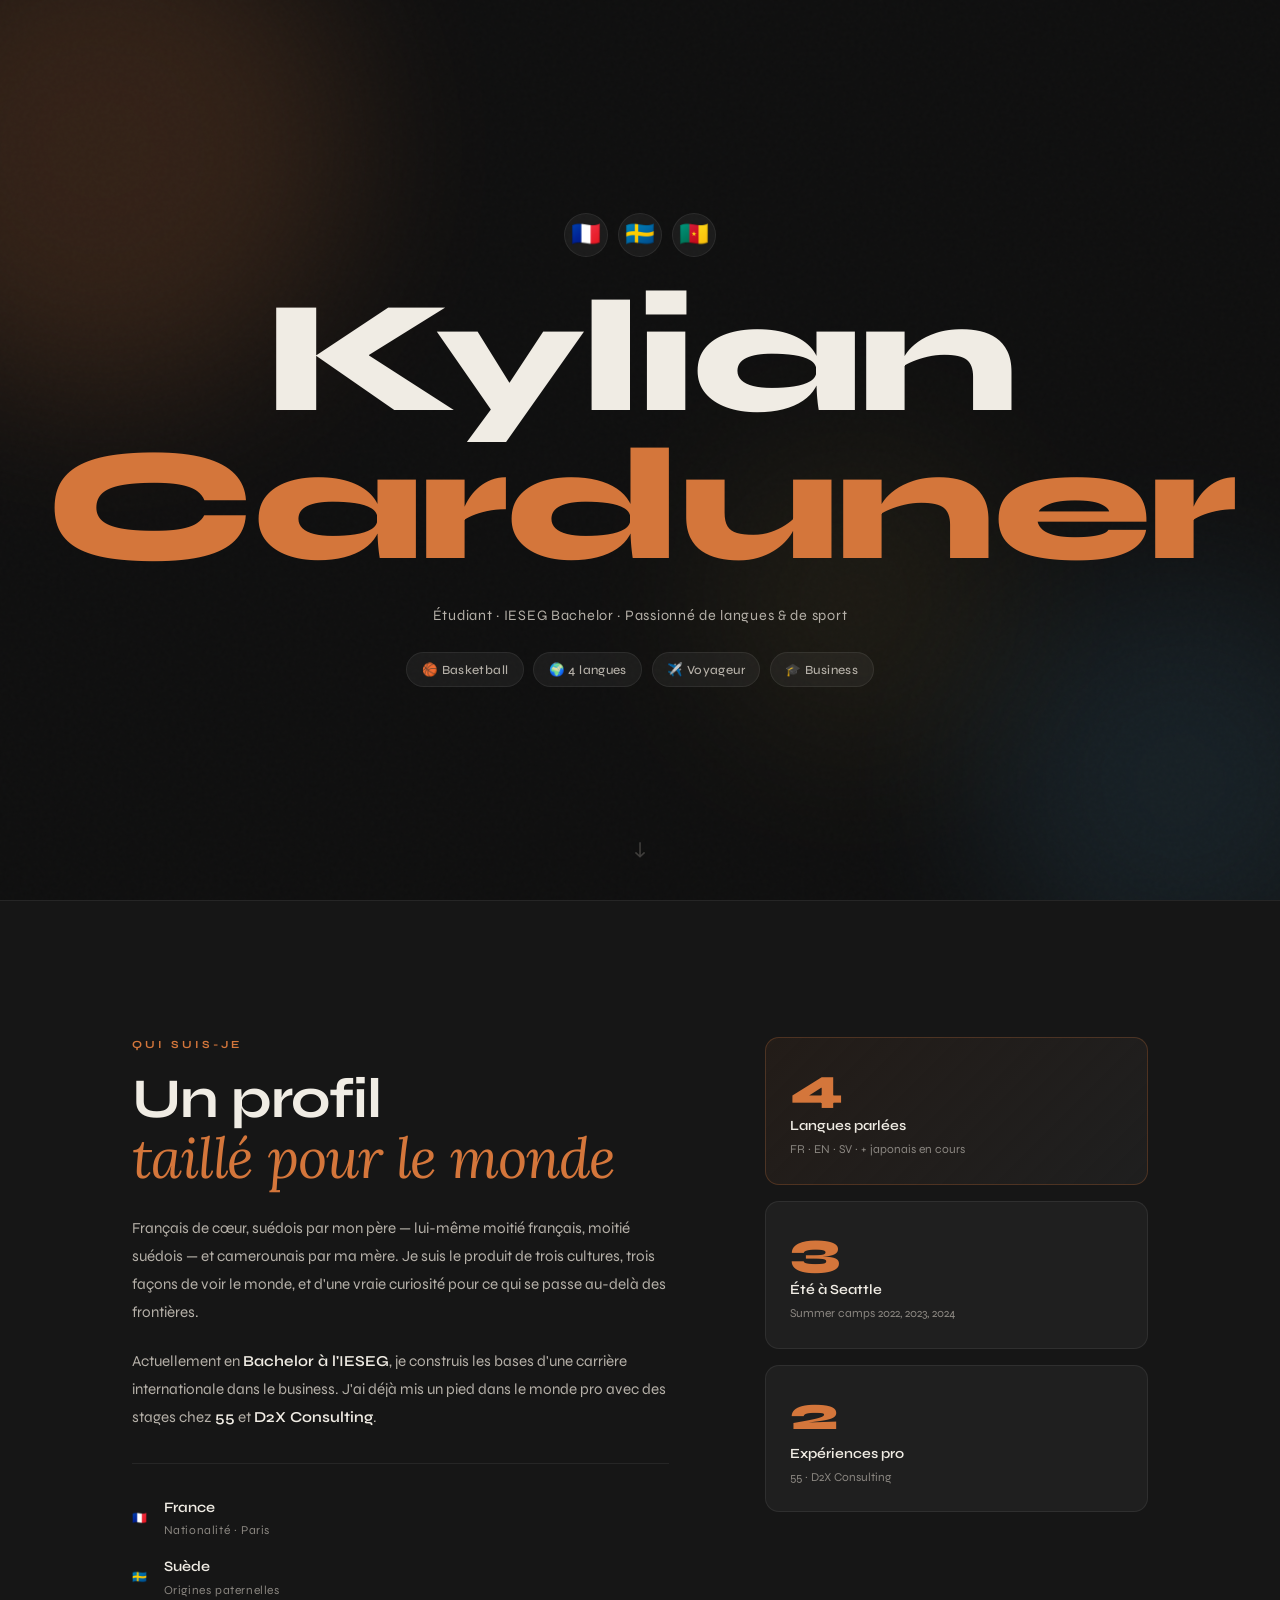
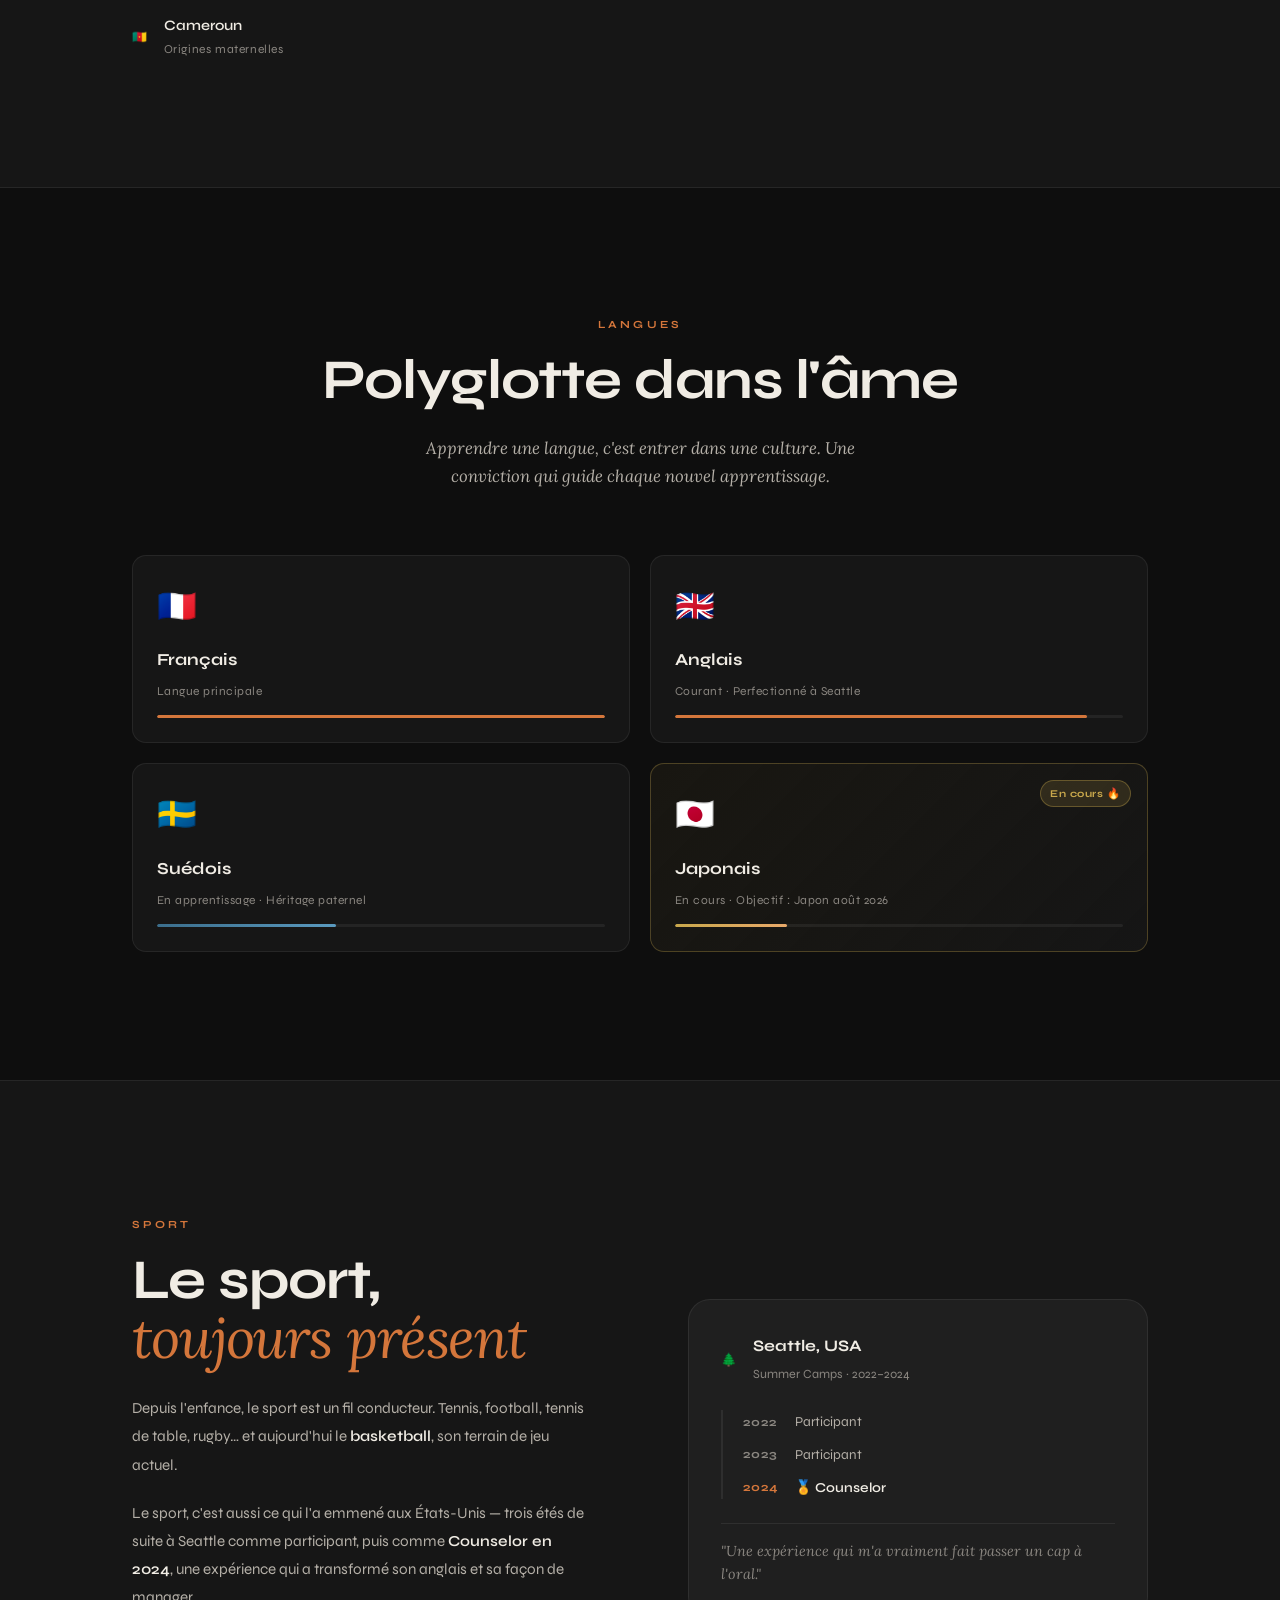
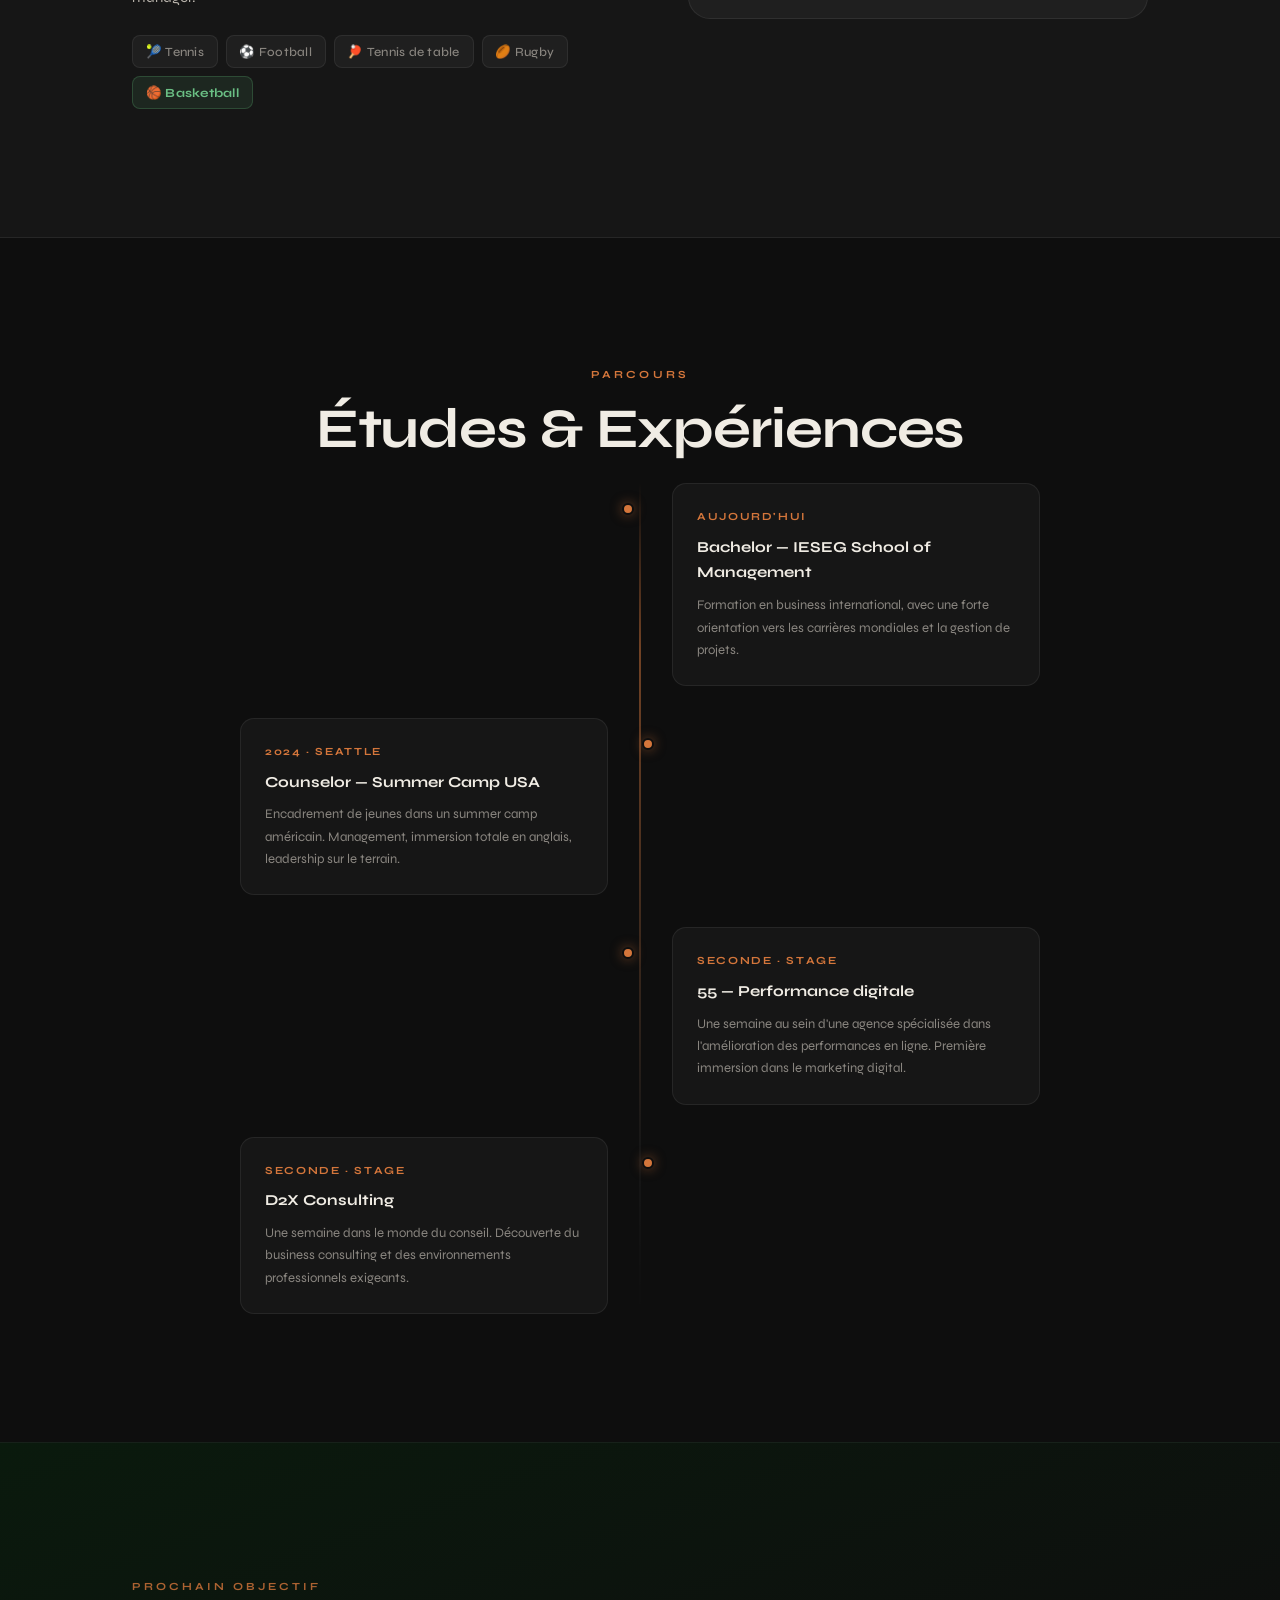
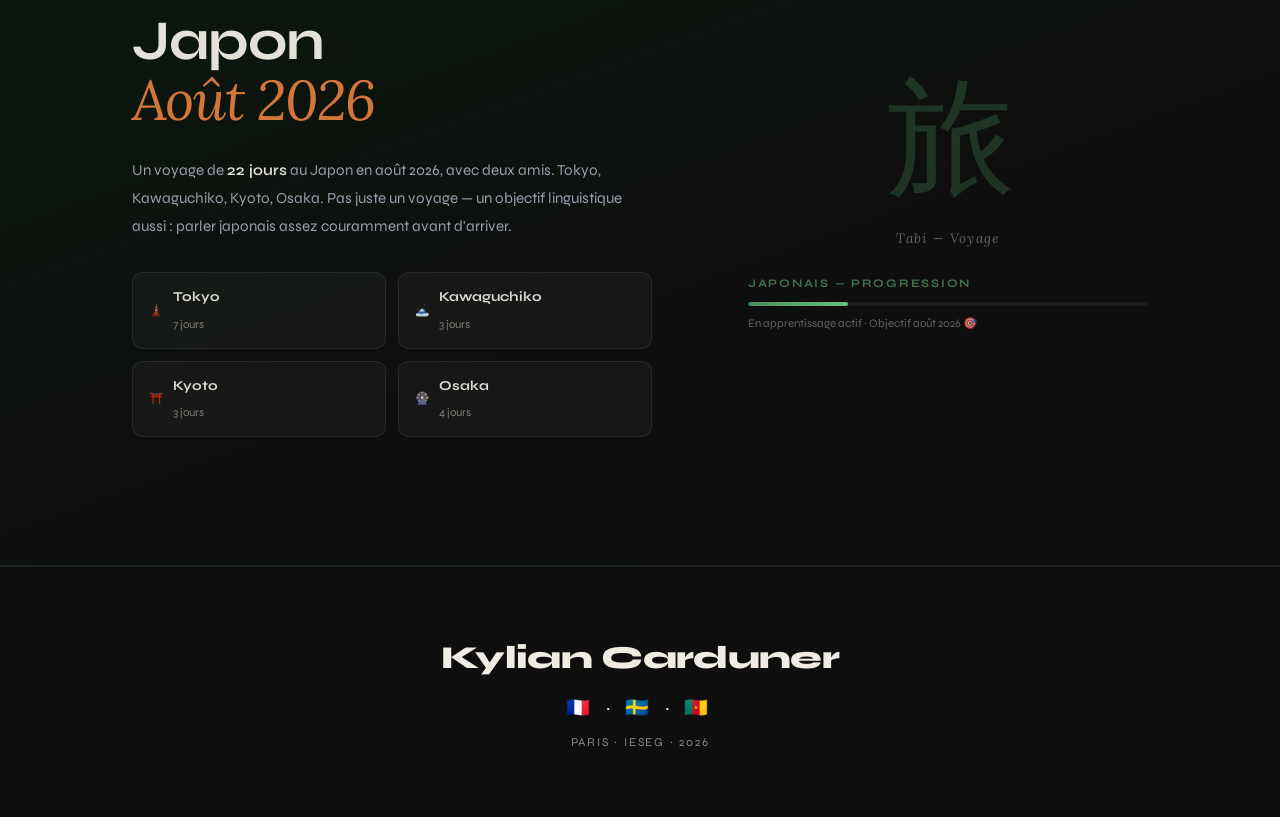
<file: index.html>
<!DOCTYPE html>
<html lang="fr">
<head>
  <meta charset="UTF-8" />
  <meta name="viewport" content="width=device-width, initial-scale=1.0"/>
  <title>Kylian Carduner</title>
  <link rel="stylesheet" href="style.css" />
  <link href="https://fonts.googleapis.com/css2?family=Syne:wght@400;500;600;700;800&family=Lora:ital,wght@0,400;0,500;1,400;1,500&display=swap" rel="stylesheet">
</head>
<body>

  <!-- HERO -->
  <section class="hero">
    <div class="hero__bg">
      <div class="bg__orb bg__orb--1"></div>
      <div class="bg__orb bg__orb--2"></div>
      <div class="bg__orb bg__orb--3"></div>
      <div class="grain"></div>
    </div>
    <div class="hero__inner">
      <div class="hero__flags">
        <span class="flag-chip">🇫🇷</span>
        <span class="flag-chip">🇸🇪</span>
        <span class="flag-chip">🇨🇲</span>
      </div>
      <h1 class="hero__name">
        <span class="name-line name-line--1">Kylian</span>
        <span class="name-line name-line--2">Carduner</span>
      </h1>
      <p class="hero__tagline">Étudiant · IESEG Bachelor · Passionné de langues &amp; de sport</p>
      <div class="hero__tags">
        <span>🏀 Basketball</span>
        <span>🌍 4 langues</span>
        <span>✈️ Voyageur</span>
        <span>🎓 Business</span>
      </div>
    </div>
    <div class="hero__scroll">↓</div>
  </section>

  <!-- IDENTITY -->
  <section class="section identity">
    <div class="container">
      <div class="identity__grid">
        <div class="identity__left">
          <span class="eyebrow">Qui suis-je</span>
          <h2 class="section-title">Un profil<br/><em>taillé pour le monde</em></h2>
          <p class="identity__desc">
            Français de cœur, suédois par mon père — lui-même moitié français, moitié suédois — et camerounais par ma mère. 
            Je suis le produit de trois cultures, trois façons de voir le monde, et d'une vraie curiosité pour ce qui se passe au-delà des frontières.
          </p>
          <p class="identity__desc">
            Actuellement en <strong>Bachelor à l'IESEG</strong>, je construis les bases d'une carrière internationale dans le business. 
            J'ai déjà mis un pied dans le monde pro avec des stages chez <strong>55</strong> et <strong>D2X Consulting</strong>.
          </p>
          <div class="origins">
            <div class="origin-item">
              <span class="origin-flag">🇫🇷</span>
              <div>
                <strong>France</strong>
                <span>Nationalité · Paris</span>
              </div>
            </div>
            <div class="origin-item">
              <span class="origin-flag">🇸🇪</span>
              <div>
                <strong>Suède</strong>
                <span>Origines paternelles</span>
              </div>
            </div>
            <div class="origin-item">
              <span class="origin-flag">🇨🇲</span>
              <div>
                <strong>Cameroun</strong>
                <span>Origines maternelles</span>
              </div>
            </div>
          </div>
        </div>
        <div class="identity__right">
          <div class="stat-card stat-card--main">
            <div class="stat-card__num">4</div>
            <div class="stat-card__label">Langues parlées</div>
            <div class="stat-card__sub">FR · EN · SV · + japonais en cours</div>
          </div>
          <div class="stat-card">
            <div class="stat-card__num">3</div>
            <div class="stat-card__label">Été à Seattle</div>
            <div class="stat-card__sub">Summer camps 2022, 2023, 2024</div>
          </div>
          <div class="stat-card">
            <div class="stat-card__num">2</div>
            <div class="stat-card__label">Expériences pro</div>
            <div class="stat-card__sub">55 · D2X Consulting</div>
          </div>
        </div>
      </div>
    </div>
  </section>

  <!-- LANGUES -->
  <section class="section languages">
    <div class="container">
      <span class="eyebrow eyebrow--center">Langues</span>
      <h2 class="section-title section-title--center">Polyglotte dans l'âme</h2>
      <p class="lang__intro">Apprendre une langue, c'est entrer dans une culture. Une conviction qui guide chaque nouvel apprentissage.</p>

      <div class="lang__grid">
        <div class="lang-card">
          <div class="lang-card__flag">🇫🇷</div>
          <div class="lang-card__body">
            <h3>Français</h3>
            <span class="lang-card__level">Langue principale</span>
          </div>
          <div class="lang-bar"><div class="lang-fill" style="--w:100%"></div></div>
        </div>
        <div class="lang-card">
          <div class="lang-card__flag">🇬🇧</div>
          <div class="lang-card__body">
            <h3>Anglais</h3>
            <span class="lang-card__level">Courant · Perfectionné à Seattle</span>
          </div>
          <div class="lang-bar"><div class="lang-fill" style="--w:92%"></div></div>
        </div>
        <div class="lang-card">
          <div class="lang-card__flag">🇸🇪</div>
          <div class="lang-card__body">
            <h3>Suédois</h3>
            <span class="lang-card__level">En apprentissage · Héritage paternel</span>
          </div>
          <div class="lang-bar"><div class="lang-fill lang-fill--progress" style="--w:40%"></div></div>
        </div>
        <div class="lang-card lang-card--highlight">
          <div class="lang-card__flag">🇯🇵</div>
          <div class="lang-card__body">
            <h3>Japonais</h3>
            <span class="lang-card__level">En cours · Objectif : Japon août 2026</span>
          </div>
          <div class="lang-bar"><div class="lang-fill lang-fill--gold" style="--w:25%"></div></div>
          <div class="lang-card__badge">En cours 🔥</div>
        </div>
      </div>
    </div>
  </section>

  <!-- SPORT -->
  <section class="section sport">
    <div class="container">
      <div class="sport__grid">
        <div class="sport__text">
          <span class="eyebrow">Sport</span>
          <h2 class="section-title">Le sport,<br/><em>toujours présent</em></h2>
          <p class="sport__desc">
            Depuis l'enfance, le sport est un fil conducteur. Tennis, football, tennis de table, rugby… 
            et aujourd'hui le <strong>basketball</strong>, son terrain de jeu actuel.
          </p>
          <p class="sport__desc">
            Le sport, c'est aussi ce qui l'a emmené aux États-Unis — trois étés de suite à Seattle 
            comme participant, puis comme <strong>Counselor en 2024</strong>, une expérience qui a transformé son anglais et sa façon de manager.
          </p>
          <div class="sport__history">
            <span class="sport-tag sport-tag--past">🎾 Tennis</span>
            <span class="sport-tag sport-tag--past">⚽ Football</span>
            <span class="sport-tag sport-tag--past">🏓 Tennis de table</span>
            <span class="sport-tag sport-tag--past">🏉 Rugby</span>
            <span class="sport-tag sport-tag--now">🏀 Basketball</span>
          </div>
        </div>
        <div class="sport__visual">
          <div class="seattle-card">
            <div class="seattle-card__header">
              <span class="seattle-card__emoji">🌲</span>
              <div>
                <strong>Seattle, USA</strong>
                <span>Summer Camps · 2022–2024</span>
              </div>
            </div>
            <div class="seattle-timeline">
              <div class="tl-item">
                <span class="tl-year">2022</span>
                <span class="tl-role">Participant</span>
              </div>
              <div class="tl-item">
                <span class="tl-year">2023</span>
                <span class="tl-role">Participant</span>
              </div>
              <div class="tl-item tl-item--highlight">
                <span class="tl-year">2024</span>
                <span class="tl-role">🏅 Counselor</span>
              </div>
            </div>
            <div class="seattle-card__quote">
              "Une expérience qui m'a vraiment fait passer un cap à l'oral."
            </div>
          </div>
        </div>
      </div>
    </div>
  </section>

  <!-- PARCOURS -->
  <section class="section parcours">
    <div class="container">
      <span class="eyebrow eyebrow--center">Parcours</span>
      <h2 class="section-title section-title--center">Études &amp; Expériences</h2>
      <div class="timeline">
        <div class="tl-block tl-block--right">
          <div class="tl-block__dot"></div>
          <div class="tl-block__card">
            <span class="tl-block__date">Aujourd'hui</span>
            <h3>Bachelor — IESEG School of Management</h3>
            <p>Formation en business international, avec une forte orientation vers les carrières mondiales et la gestion de projets.</p>
          </div>
        </div>
        <div class="tl-block tl-block--left">
          <div class="tl-block__dot"></div>
          <div class="tl-block__card">
            <span class="tl-block__date">2024 · Seattle</span>
            <h3>Counselor — Summer Camp USA</h3>
            <p>Encadrement de jeunes dans un summer camp américain. Management, immersion totale en anglais, leadership sur le terrain.</p>
          </div>
        </div>
        <div class="tl-block tl-block--right">
          <div class="tl-block__dot"></div>
          <div class="tl-block__card">
            <span class="tl-block__date">Seconde · Stage</span>
            <h3>55 — Performance digitale</h3>
            <p>Une semaine au sein d'une agence spécialisée dans l'amélioration des performances en ligne. Première immersion dans le marketing digital.</p>
          </div>
        </div>
        <div class="tl-block tl-block--left">
          <div class="tl-block__dot"></div>
          <div class="tl-block__card">
            <span class="tl-block__date">Seconde · Stage</span>
            <h3>D2X Consulting</h3>
            <p>Une semaine dans le monde du conseil. Découverte du business consulting et des environnements professionnels exigeants.</p>
          </div>
        </div>
      </div>
    </div>
  </section>

  <!-- PROJET JAPON -->
  <section class="section japan">
    <div class="container">
      <div class="japan__inner">
        <div class="japan__text">
          <span class="eyebrow eyebrow--light">Prochain objectif</span>
          <h2 class="section-title section-title--light">Japon<br/><em>Août 2026</em></h2>
          <p class="japan__desc">
            Un voyage de <strong>22 jours</strong> au Japon en août 2026, avec deux amis. 
            Tokyo, Kawaguchiko, Kyoto, Osaka. Pas juste un voyage — un objectif linguistique aussi : 
            parler japonais assez couramment avant d'arriver.
          </p>
          <div class="japan__cities">
            <div class="city-chip">
              <span>🗼</span>
              <div><strong>Tokyo</strong><span>7 jours</span></div>
            </div>
            <div class="city-chip">
              <span>🗻</span>
              <div><strong>Kawaguchiko</strong><span>3 jours</span></div>
            </div>
            <div class="city-chip">
              <span>⛩️</span>
              <div><strong>Kyoto</strong><span>3 jours</span></div>
            </div>
            <div class="city-chip">
              <span>🎡</span>
              <div><strong>Osaka</strong><span>4 jours</span></div>
            </div>
          </div>
        </div>
        <div class="japan__visual">
          <div class="japan__kanji">旅</div>
          <div class="japan__caption">Tabi — Voyage</div>
          <div class="japan__progress">
            <span class="jp-prog__label">Japonais — progression</span>
            <div class="jp-prog__bar">
              <div class="jp-prog__fill"></div>
            </div>
            <span class="jp-prog__note">En apprentissage actif · Objectif août 2026 🎯</span>
          </div>
        </div>
      </div>
    </div>
  </section>

  <!-- FOOTER -->
  <footer class="footer">
    <div class="container">
      <div class="footer__name">Kylian Carduner</div>
      <div class="footer__flags">🇫🇷 · 🇸🇪 · 🇨🇲</div>
      <p class="footer__sub">Paris · IESEG · 2026</p>
    </div>
  </footer>

</body>
</html>
</file>
<file: style.css>
/* =====================
   VARIABLES
===================== */
:root {
  --bg: #0e0e0e;
  --bg-2: #161616;
  --bg-3: #1f1f1f;
  --white: #f0ece4;
  --cream: #e8e2d6;
  --text: #8a8680;
  --text-light: #b5b0a8;
  --accent: #d4763b;
  --accent-2: #e8a96a;
  --gold: #c9a84c;
  --green: #4a8c5c;
  --border: rgba(255,255,255,0.07);
  --font-display: 'Syne', sans-serif;
  --font-serif: 'Lora', Georgia, serif;
  --r: 14px;
  --r-lg: 22px;
}

/* =====================
   RESET & BASE
===================== */
*, *::before, *::after { margin: 0; padding: 0; box-sizing: border-box; }
html { scroll-behavior: smooth; }
body {
  background: var(--bg);
  color: var(--white);
  font-family: var(--font-display);
  font-weight: 400;
  line-height: 1.7;
  overflow-x: hidden;
}
a { text-decoration: none; color: inherit; }
ul { list-style: none; }

.container {
  max-width: 1080px;
  margin: 0 auto;
  padding: 0 2rem;
}

/* =====================
   HERO
===================== */
.hero {
  position: relative;
  height: 100vh;
  min-height: 620px;
  display: flex;
  flex-direction: column;
  align-items: center;
  justify-content: center;
  text-align: center;
  overflow: hidden;
}

.hero__bg {
  position: absolute;
  inset: 0;
  z-index: 0;
  pointer-events: none;
}

.bg__orb {
  position: absolute;
  border-radius: 50%;
  filter: blur(80px);
  opacity: 0.18;
}
.bg__orb--1 {
  width: 500px; height: 500px;
  background: var(--accent);
  top: -100px; left: -150px;
  animation: drift 12s ease-in-out infinite alternate;
}
.bg__orb--2 {
  width: 400px; height: 400px;
  background: #3b6e8c;
  bottom: -80px; right: -100px;
  animation: drift 15s ease-in-out infinite alternate-reverse;
}
.bg__orb--3 {
  width: 300px; height: 300px;
  background: var(--gold);
  top: 50%; left: 55%;
  opacity: 0.08;
  animation: drift 10s ease-in-out infinite alternate;
}

@keyframes drift {
  from { transform: translate(0, 0) scale(1); }
  to { transform: translate(30px, 20px) scale(1.05); }
}

.grain {
  position: absolute;
  inset: 0;
  background-image: url("data:image/svg+xml,%3Csvg viewBox='0 0 256 256' xmlns='http://www.w3.org/2000/svg'%3E%3Cfilter id='n'%3E%3CfeTurbulence type='fractalNoise' baseFrequency='0.85' numOctaves='4' stitchTiles='stitch'/%3E%3C/filter%3E%3Crect width='100%25' height='100%25' filter='url(%23n)' opacity='0.035'/%3E%3C/svg%3E");
  opacity: 0.6;
}

.hero__inner {
  position: relative;
  z-index: 1;
  display: flex;
  flex-direction: column;
  align-items: center;
  gap: 1.5rem;
  animation: fadeUp 1s ease both;
}

.hero__flags {
  display: flex;
  gap: 0.6rem;
  margin-bottom: 0.25rem;
}

.flag-chip {
  font-size: 1.5rem;
  width: 44px; height: 44px;
  border-radius: 50%;
  background: rgba(255,255,255,0.05);
  border: 1px solid var(--border);
  display: flex;
  align-items: center;
  justify-content: center;
  backdrop-filter: blur(4px);
  transition: transform 0.2s ease;
}
.flag-chip:hover { transform: scale(1.15); }

.hero__name {
  display: flex;
  flex-direction: column;
  align-items: center;
  gap: 0;
}

.name-line {
  font-family: var(--font-display);
  font-weight: 800;
  line-height: 0.92;
  letter-spacing: -0.02em;
  display: block;
}
.name-line--1 {
  font-size: clamp(4.5rem, 13vw, 10rem);
  color: var(--white);
  animation: fadeUp 0.9s ease 0.1s both;
}
.name-line--2 {
  font-size: clamp(4.5rem, 13vw, 10rem);
  color: var(--accent);
  animation: fadeUp 0.9s ease 0.25s both;
}

.hero__tagline {
  font-size: 0.9rem;
  color: var(--text-light);
  letter-spacing: 0.05em;
  animation: fadeUp 0.9s ease 0.4s both;
}

.hero__tags {
  display: flex;
  gap: 0.6rem;
  flex-wrap: wrap;
  justify-content: center;
  animation: fadeUp 0.9s ease 0.5s both;
}

.hero__tags span {
  font-size: 0.78rem;
  font-weight: 500;
  padding: 0.35rem 0.9rem;
  border-radius: 999px;
  background: rgba(255,255,255,0.05);
  border: 1px solid var(--border);
  color: var(--text-light);
  letter-spacing: 0.03em;
}

.hero__scroll {
  position: absolute;
  bottom: 2rem;
  left: 50%;
  transform: translateX(-50%);
  z-index: 1;
  font-size: 1.3rem;
  color: var(--text);
  opacity: 0.4;
  animation: bounce 2.5s ease-in-out infinite;
}

@keyframes bounce {
  0%, 100% { transform: translateX(-50%) translateY(0); }
  50% { transform: translateX(-50%) translateY(8px); }
}

@keyframes fadeUp {
  from { opacity: 0; transform: translateY(28px); }
  to { opacity: 1; transform: translateY(0); }
}

/* =====================
   SECTIONS SHARED
===================== */
.section { padding: 8rem 0; }

.eyebrow {
  display: inline-block;
  font-size: 0.68rem;
  font-weight: 700;
  letter-spacing: 0.28em;
  text-transform: uppercase;
  color: var(--accent);
  margin-bottom: 1rem;
}
.eyebrow--center { display: block; text-align: center; }
.eyebrow--light { color: rgba(212,118,59,0.8); }

.section-title {
  font-family: var(--font-display);
  font-weight: 700;
  font-size: clamp(2.2rem, 4.5vw, 3.5rem);
  line-height: 1.05;
  color: var(--white);
  margin-bottom: 1.5rem;
  letter-spacing: -0.02em;
}
.section-title--center { text-align: center; }
.section-title--light { color: rgba(240,236,228,0.95); }
.section-title em { font-family: var(--font-serif); font-style: italic; color: var(--accent); font-weight: 400; }

/* =====================
   IDENTITY
===================== */
.identity {
  background: var(--bg-2);
  border-top: 1px solid var(--border);
  border-bottom: 1px solid var(--border);
}

.identity__grid {
  display: grid;
  grid-template-columns: 1.4fr 1fr;
  gap: 6rem;
  align-items: start;
}

.identity__desc {
  font-family: var(--font-display);
  font-size: 0.95rem;
  font-weight: 300;
  color: var(--text-light);
  line-height: 1.85;
  margin-bottom: 1.25rem;
}
.identity__desc strong { color: var(--white); font-weight: 600; }

.origins {
  display: flex;
  flex-direction: column;
  gap: 0.9rem;
  margin-top: 2rem;
  padding-top: 2rem;
  border-top: 1px solid var(--border);
}

.origin-item {
  display: flex;
  align-items: center;
  gap: 1rem;
}
.origin-flag { font-size: 1.8rem; }
.origin-item div { display: flex; flex-direction: column; }
.origin-item strong { font-size: 0.9rem; font-weight: 600; color: var(--white); }
.origin-item span { font-size: 0.75rem; color: var(--text); letter-spacing: 0.05em; }

.identity__right {
  display: flex;
  flex-direction: column;
  gap: 1rem;
  padding-top: 0.5rem;
}

.stat-card {
  background: var(--bg-3);
  border: 1px solid var(--border);
  border-radius: var(--r);
  padding: 1.5rem;
  transition: border-color 0.25s, transform 0.25s;
}
.stat-card:hover { border-color: rgba(212,118,59,0.3); transform: translateX(5px); }
.stat-card--main {
  border-color: rgba(212,118,59,0.25);
  background: linear-gradient(135deg, rgba(212,118,59,0.07) 0%, var(--bg-3) 100%);
}
.stat-card__num {
  font-family: var(--font-display);
  font-size: 3rem;
  font-weight: 800;
  line-height: 1;
  color: var(--accent);
  letter-spacing: -0.03em;
}
.stat-card__label {
  font-size: 0.875rem;
  font-weight: 600;
  color: var(--white);
  margin: 0.25rem 0 0.1rem;
}
.stat-card__sub { font-size: 0.75rem; color: var(--text); }

/* =====================
   LANGUAGES
===================== */
.languages { background: var(--bg); }
.lang__intro {
  text-align: center;
  font-family: var(--font-serif);
  font-style: italic;
  font-size: 1.05rem;
  color: var(--text-light);
  margin-bottom: 4rem;
  max-width: 500px;
  margin-left: auto;
  margin-right: auto;
}

.lang__grid {
  display: grid;
  grid-template-columns: 1fr 1fr;
  gap: 1.25rem;
}

.lang-card {
  background: var(--bg-2);
  border: 1px solid var(--border);
  border-radius: var(--r);
  padding: 1.5rem;
  display: flex;
  flex-direction: column;
  gap: 0.75rem;
  position: relative;
  transition: border-color 0.25s, transform 0.25s;
  overflow: hidden;
}
.lang-card:hover { border-color: rgba(212,118,59,0.25); transform: translateY(-4px); }
.lang-card--highlight {
  border-color: rgba(201,168,76,0.3);
  background: linear-gradient(135deg, rgba(201,168,76,0.06) 0%, var(--bg-2) 100%);
}

.lang-card__flag { font-size: 2rem; }
.lang-card__body h3 {
  font-size: 1.05rem;
  font-weight: 700;
  color: var(--white);
  margin-bottom: 0.1rem;
}
.lang-card__level { font-size: 0.75rem; color: var(--text); letter-spacing: 0.04em; }

.lang-bar {
  width: 100%;
  height: 3px;
  background: rgba(255,255,255,0.06);
  border-radius: 999px;
  overflow: hidden;
}
.lang-fill {
  height: 100%;
  width: var(--w);
  background: var(--accent);
  border-radius: 999px;
  animation: growBar 1.4s ease both;
  animation-delay: 0.3s;
}
.lang-fill--progress { background: linear-gradient(90deg, #3b6e8c, #5a9abf); }
.lang-fill--gold { background: linear-gradient(90deg, var(--gold), var(--accent-2)); }

@keyframes growBar {
  from { width: 0 !important; }
}

.lang-card__badge {
  position: absolute;
  top: 1rem;
  right: 1rem;
  font-size: 0.65rem;
  font-weight: 700;
  padding: 0.2rem 0.6rem;
  border-radius: 999px;
  background: rgba(201,168,76,0.15);
  border: 1px solid rgba(201,168,76,0.35);
  color: var(--gold);
  letter-spacing: 0.05em;
}

/* =====================
   SPORT
===================== */
.sport {
  background: var(--bg-2);
  border-top: 1px solid var(--border);
  border-bottom: 1px solid var(--border);
}

.sport__grid {
  display: grid;
  grid-template-columns: 1fr 1fr;
  gap: 6rem;
  align-items: center;
}

.sport__desc {
  font-size: 0.95rem;
  font-weight: 300;
  color: var(--text-light);
  line-height: 1.85;
  margin-bottom: 1.25rem;
}
.sport__desc strong { color: var(--white); font-weight: 600; }

.sport__history {
  display: flex;
  flex-wrap: wrap;
  gap: 0.5rem;
  margin-top: 1.5rem;
}
.sport-tag {
  font-size: 0.78rem;
  font-weight: 500;
  padding: 0.3rem 0.8rem;
  border-radius: 8px;
  letter-spacing: 0.02em;
}
.sport-tag--past {
  background: rgba(255,255,255,0.04);
  border: 1px solid var(--border);
  color: var(--text);
}
.sport-tag--now {
  background: rgba(74,140,92,0.15);
  border: 1px solid rgba(74,140,92,0.35);
  color: #6abf84;
  font-weight: 700;
}

.seattle-card {
  background: var(--bg-3);
  border: 1px solid var(--border);
  border-radius: var(--r-lg);
  padding: 2rem;
  display: flex;
  flex-direction: column;
  gap: 1.5rem;
}

.seattle-card__header {
  display: flex;
  align-items: center;
  gap: 1rem;
}
.seattle-card__emoji { font-size: 2.5rem; }
.seattle-card__header strong { display: block; font-size: 1rem; font-weight: 700; color: var(--white); }
.seattle-card__header span { font-size: 0.78rem; color: var(--text); }

.seattle-timeline {
  display: flex;
  flex-direction: column;
  gap: 0.6rem;
  border-left: 2px solid var(--border);
  padding-left: 1.25rem;
}
.tl-item {
  display: flex;
  align-items: center;
  gap: 1rem;
}
.tl-year {
  font-size: 0.75rem;
  font-weight: 700;
  color: var(--text);
  letter-spacing: 0.08em;
  width: 36px;
}
.tl-role {
  font-size: 0.85rem;
  color: var(--text-light);
}
.tl-item--highlight .tl-year { color: var(--accent); }
.tl-item--highlight .tl-role { color: var(--white); font-weight: 600; }

.seattle-card__quote {
  font-family: var(--font-serif);
  font-style: italic;
  font-size: 0.9rem;
  color: var(--text);
  padding-top: 1rem;
  border-top: 1px solid var(--border);
  line-height: 1.6;
}

/* =====================
   PARCOURS
===================== */
.parcours { background: var(--bg); }

.timeline {
  position: relative;
  max-width: 800px;
  margin: 0 auto;
  display: flex;
  flex-direction: column;
  gap: 2rem;
}

.timeline::before {
  content: '';
  position: absolute;
  left: 50%;
  top: 0; bottom: 0;
  width: 1px;
  background: linear-gradient(to bottom, transparent, var(--accent) 20%, var(--border) 80%, transparent);
  transform: translateX(-50%);
}

.tl-block {
  display: flex;
  align-items: flex-start;
  gap: 2rem;
  position: relative;
  width: calc(50% - 2rem);
}

.tl-block--right {
  align-self: flex-end;
  margin-left: calc(50% + 2rem);
}

.tl-block--left {
  align-self: flex-start;
}

.tl-block__dot {
  position: absolute;
  width: 12px; height: 12px;
  border-radius: 50%;
  background: var(--accent);
  border: 2px solid var(--bg);
  box-shadow: 0 0 12px rgba(212,118,59,0.5);
  top: 1.25rem;
  flex-shrink: 0;
}

.tl-block--right .tl-block__dot { left: -3.1rem; }
.tl-block--left .tl-block__dot { right: -2.9rem; }

.tl-block__card {
  background: var(--bg-2);
  border: 1px solid var(--border);
  border-radius: var(--r);
  padding: 1.5rem;
  flex: 1;
  transition: border-color 0.25s, transform 0.25s;
}
.tl-block__card:hover { border-color: rgba(212,118,59,0.3); transform: scale(1.02); }

.tl-block__date {
  display: block;
  font-size: 0.68rem;
  font-weight: 700;
  letter-spacing: 0.15em;
  text-transform: uppercase;
  color: var(--accent);
  margin-bottom: 0.5rem;
}
.tl-block__card h3 {
  font-size: 0.95rem;
  font-weight: 700;
  color: var(--white);
  margin-bottom: 0.5rem;
}
.tl-block__card p { font-size: 0.82rem; color: var(--text); line-height: 1.7; font-weight: 300; }

/* =====================
   JAPON
===================== */
.japan {
  background: linear-gradient(160deg, #0a1a0d 0%, #0e0e0e 60%);
  border-top: 1px solid rgba(74,140,92,0.15);
  border-bottom: 1px solid rgba(74,140,92,0.15);
}

.japan__inner {
  display: grid;
  grid-template-columns: 1.3fr 1fr;
  gap: 6rem;
  align-items: center;
}

.japan__desc {
  font-size: 0.95rem;
  font-weight: 300;
  color: rgba(184,196,212,0.8);
  line-height: 1.85;
  margin-bottom: 2rem;
}
.japan__desc strong { color: rgba(240,236,228,0.95); font-weight: 600; }

.japan__cities {
  display: grid;
  grid-template-columns: 1fr 1fr;
  gap: 0.75rem;
}

.city-chip {
  display: flex;
  align-items: center;
  gap: 0.6rem;
  background: rgba(255,255,255,0.04);
  border: 1px solid rgba(255,255,255,0.07);
  border-radius: 10px;
  padding: 0.75rem 1rem;
  transition: border-color 0.2s;
}
.city-chip:hover { border-color: rgba(74,140,92,0.3); }
.city-chip > span { font-size: 1.4rem; }
.city-chip strong { display: block; font-size: 0.85rem; font-weight: 700; color: rgba(240,236,228,0.9); }
.city-chip span { font-size: 0.72rem; color: rgba(138,134,128,0.9); }

.japan__visual {
  display: flex;
  flex-direction: column;
  align-items: center;
  gap: 1.5rem;
}

.japan__kanji {
  font-size: 8rem;
  line-height: 1;
  color: rgba(74,140,92,0.3);
  font-family: serif;
  letter-spacing: -0.05em;
  animation: float-kanji 5s ease-in-out infinite;
}
@keyframes float-kanji {
  0%, 100% { transform: translateY(0); opacity: 0.3; }
  50% { transform: translateY(-10px); opacity: 0.45; }
}

.japan__caption {
  font-family: var(--font-serif);
  font-style: italic;
  font-size: 0.85rem;
  color: rgba(138,134,128,0.7);
  letter-spacing: 0.1em;
}

.japan__progress {
  width: 100%;
  display: flex;
  flex-direction: column;
  gap: 0.5rem;
}
.jp-prog__label {
  font-size: 0.72rem;
  font-weight: 700;
  letter-spacing: 0.15em;
  text-transform: uppercase;
  color: rgba(74,140,92,0.8);
}
.jp-prog__bar {
  width: 100%;
  height: 4px;
  background: rgba(255,255,255,0.06);
  border-radius: 999px;
  overflow: hidden;
}
.jp-prog__fill {
  height: 100%;
  width: 25%;
  background: linear-gradient(90deg, #4a8c5c, #6abf84);
  border-radius: 999px;
  animation: growBar 1.8s ease both;
  animation-delay: 0.5s;
}
.jp-prog__note { font-size: 0.72rem; color: rgba(138,134,128,0.7); }

/* =====================
   FOOTER
===================== */
.footer {
  background: var(--bg);
  border-top: 1px solid var(--border);
  padding: 4rem 0;
  text-align: center;
}
.footer__name {
  font-family: var(--font-display);
  font-size: 2rem;
  font-weight: 800;
  letter-spacing: -0.02em;
  color: var(--white);
  margin-bottom: 0.4rem;
}
.footer__flags { font-size: 1.2rem; margin-bottom: 0.5rem; letter-spacing: 0.3em; }
.footer__sub { font-size: 0.75rem; color: var(--text); letter-spacing: 0.15em; text-transform: uppercase; }

/* =====================
   RESPONSIVE
===================== */
@media (max-width: 900px) {
  .identity__grid,
  .sport__grid,
  .japan__inner { grid-template-columns: 1fr; gap: 3rem; }

  .timeline::before { left: 16px; }
  .tl-block { width: 100%; margin-left: 0 !important; padding-left: 3rem; }
  .tl-block__dot { left: 10px !important; right: auto !important; }

  .lang__grid { grid-template-columns: 1fr; }
  .section { padding: 5rem 0; }
}

@media (max-width: 600px) {
  .japan__cities { grid-template-columns: 1fr 1fr; }
  .japan__kanji { font-size: 5rem; }
}
</file>
